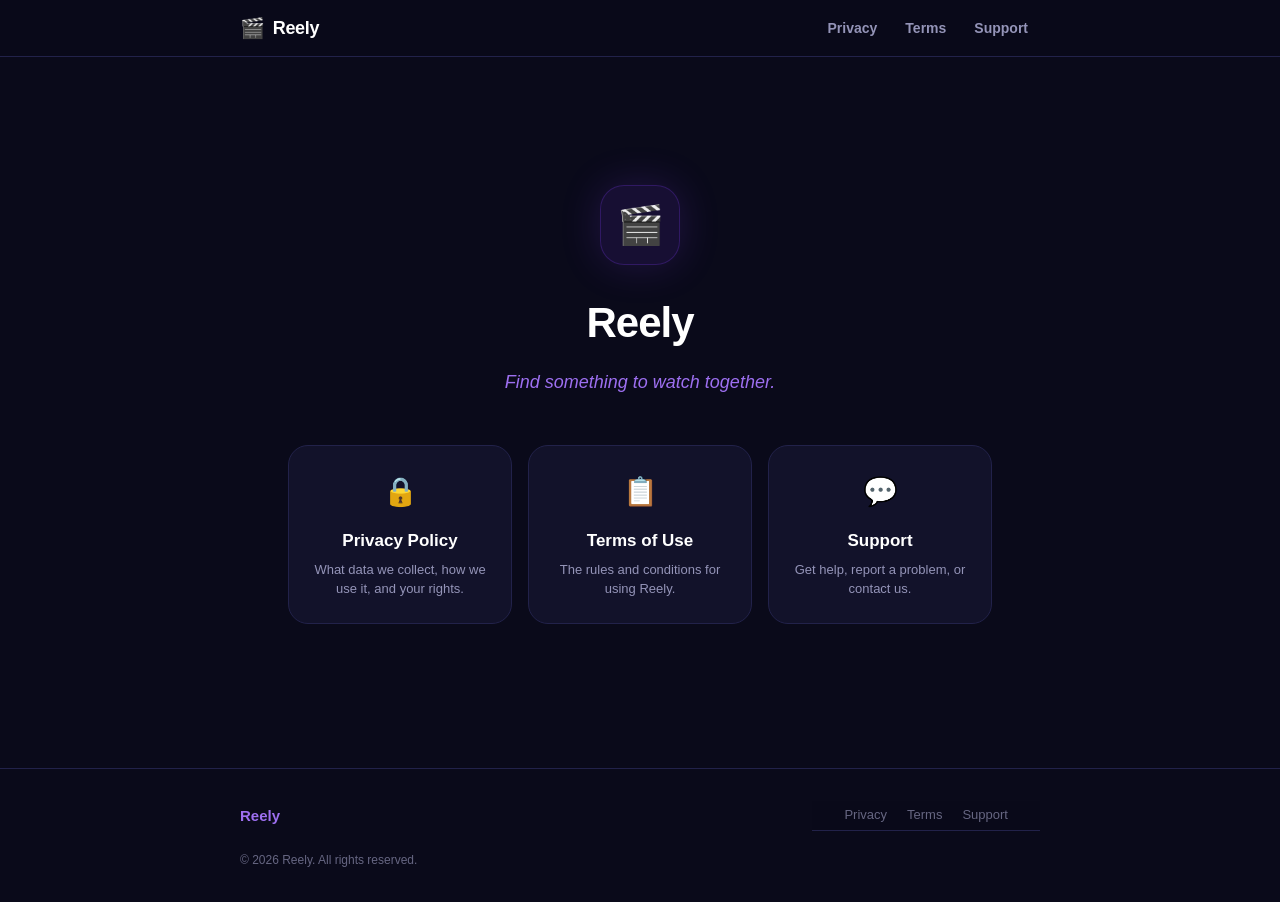
<file: index.html>
<!DOCTYPE html>
<html lang="en">
<head>
  <meta charset="UTF-8" />
  <meta name="viewport" content="width=device-width, initial-scale=1.0" />
  <title>Reely — Legal & Support</title>
  <link rel="stylesheet" href="styles.css" />
  <script src="config.js"></script>
</head>
<body>

  <nav>
    <div class="nav-inner">
      <a class="nav-brand" href="index.html">
        <span class="nav-brand-emoji">🎬</span>
        <span id="nav-app-name">Reely</span>
      </a>
      <ul class="nav-links">
        <li><a href="privacy.html">Privacy</a></li>
        <li><a href="terms.html">Terms</a></li>
        <li><a href="support.html">Support</a></li>
      </ul>
    </div>
  </nav>

  <div class="page">
    <div class="hero">
      <div class="hero-logo">🎬</div>
      <h1 class="hero-title" id="hero-title">Reely</h1>
      <p class="hero-tagline" id="hero-tagline">Find something to watch together.</p>

      <div class="card-grid">
        <a class="nav-card" href="privacy.html">
          <div class="nav-card-emoji">🔒</div>
          <div class="nav-card-title">Privacy Policy</div>
          <div class="nav-card-desc">What data we collect, how we use it, and your rights.</div>
        </a>
        <a class="nav-card" href="terms.html">
          <div class="nav-card-emoji">📋</div>
          <div class="nav-card-title">Terms of Use</div>
          <div class="nav-card-desc">The rules and conditions for using Reely.</div>
        </a>
        <a class="nav-card" href="support.html">
          <div class="nav-card-emoji">💬</div>
          <div class="nav-card-title">Support</div>
          <div class="nav-card-desc">Get help, report a problem, or contact us.</div>
        </a>
      </div>
    </div>
  </div>

  <footer>
    <div class="footer-inner">
      <div class="footer-brand"><span id="footer-app-name">Reely</span></div>
      <nav class="footer-links">
        <a href="privacy.html">Privacy</a>
        <a href="terms.html">Terms</a>
        <a href="support.html">Support</a>
      </nav>
      <p class="footer-copy" id="footer-copy">© 2026 Reely. All rights reserved.</p>
    </div>
  </footer>

  <script>
    const r = window.REELY;
    document.title = r.APP_NAME + ' — Legal & Support';
    document.getElementById('nav-app-name').textContent  = r.APP_NAME;
    document.getElementById('hero-title').textContent    = r.APP_NAME;
    document.getElementById('hero-tagline').textContent  = r.TAGLINE;
    document.getElementById('footer-app-name').textContent = r.APP_NAME;
    document.getElementById('footer-copy').textContent =
      '© ' + new Date().getFullYear() + ' ' + r.APP_NAME + '. All rights reserved.';
  </script>
</body>
</html>
</file>
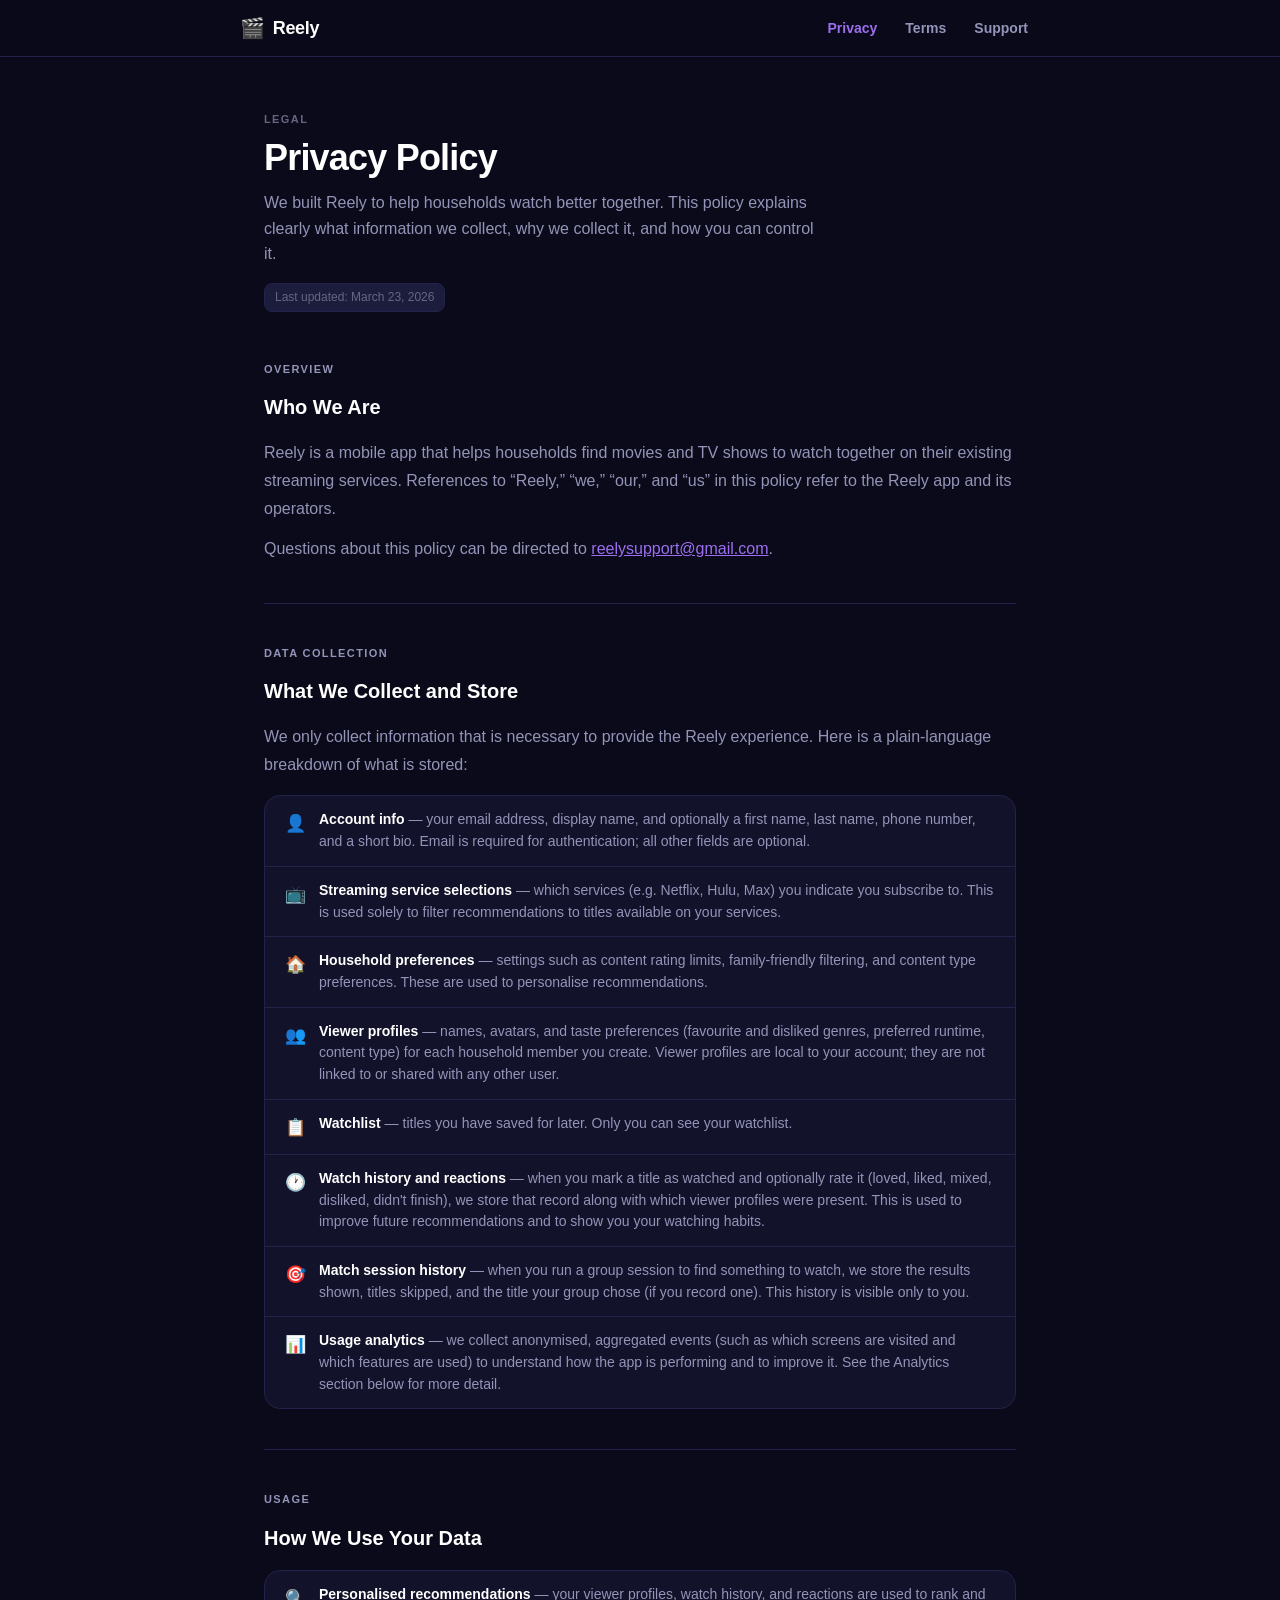
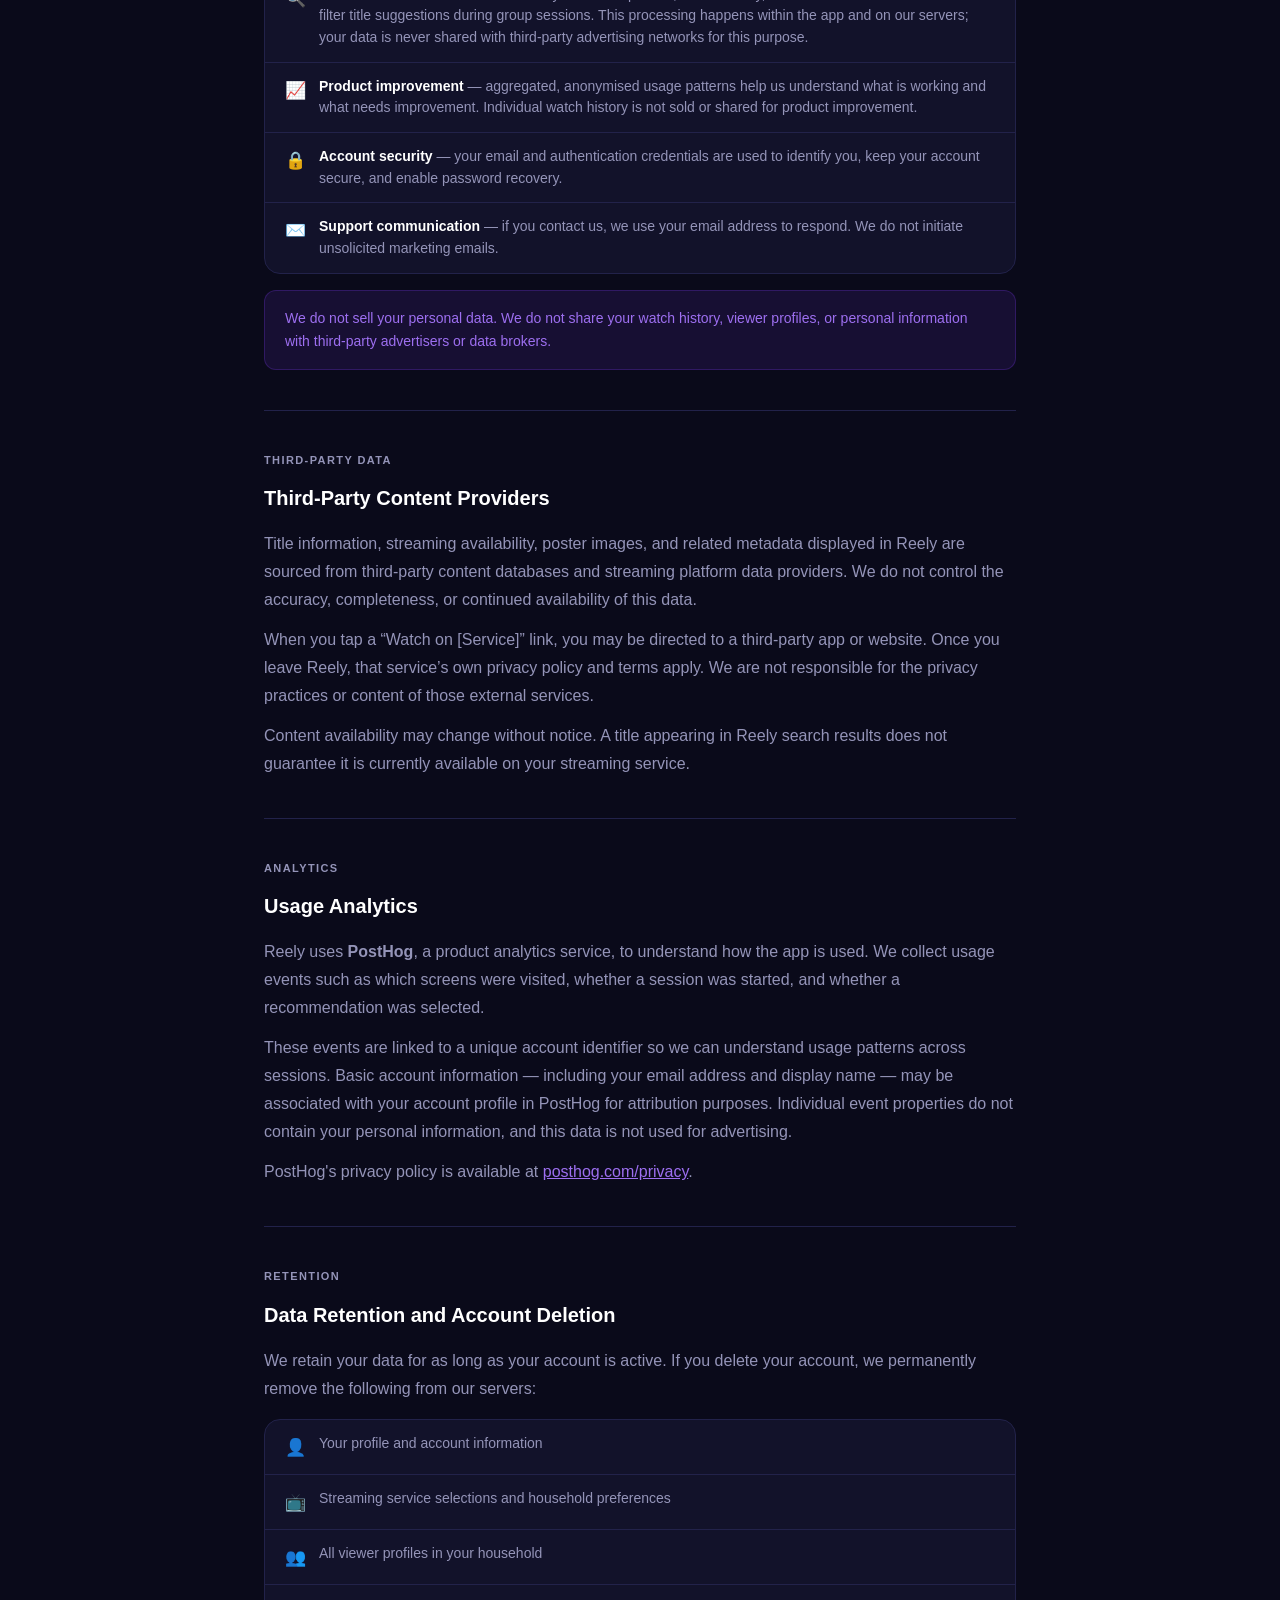
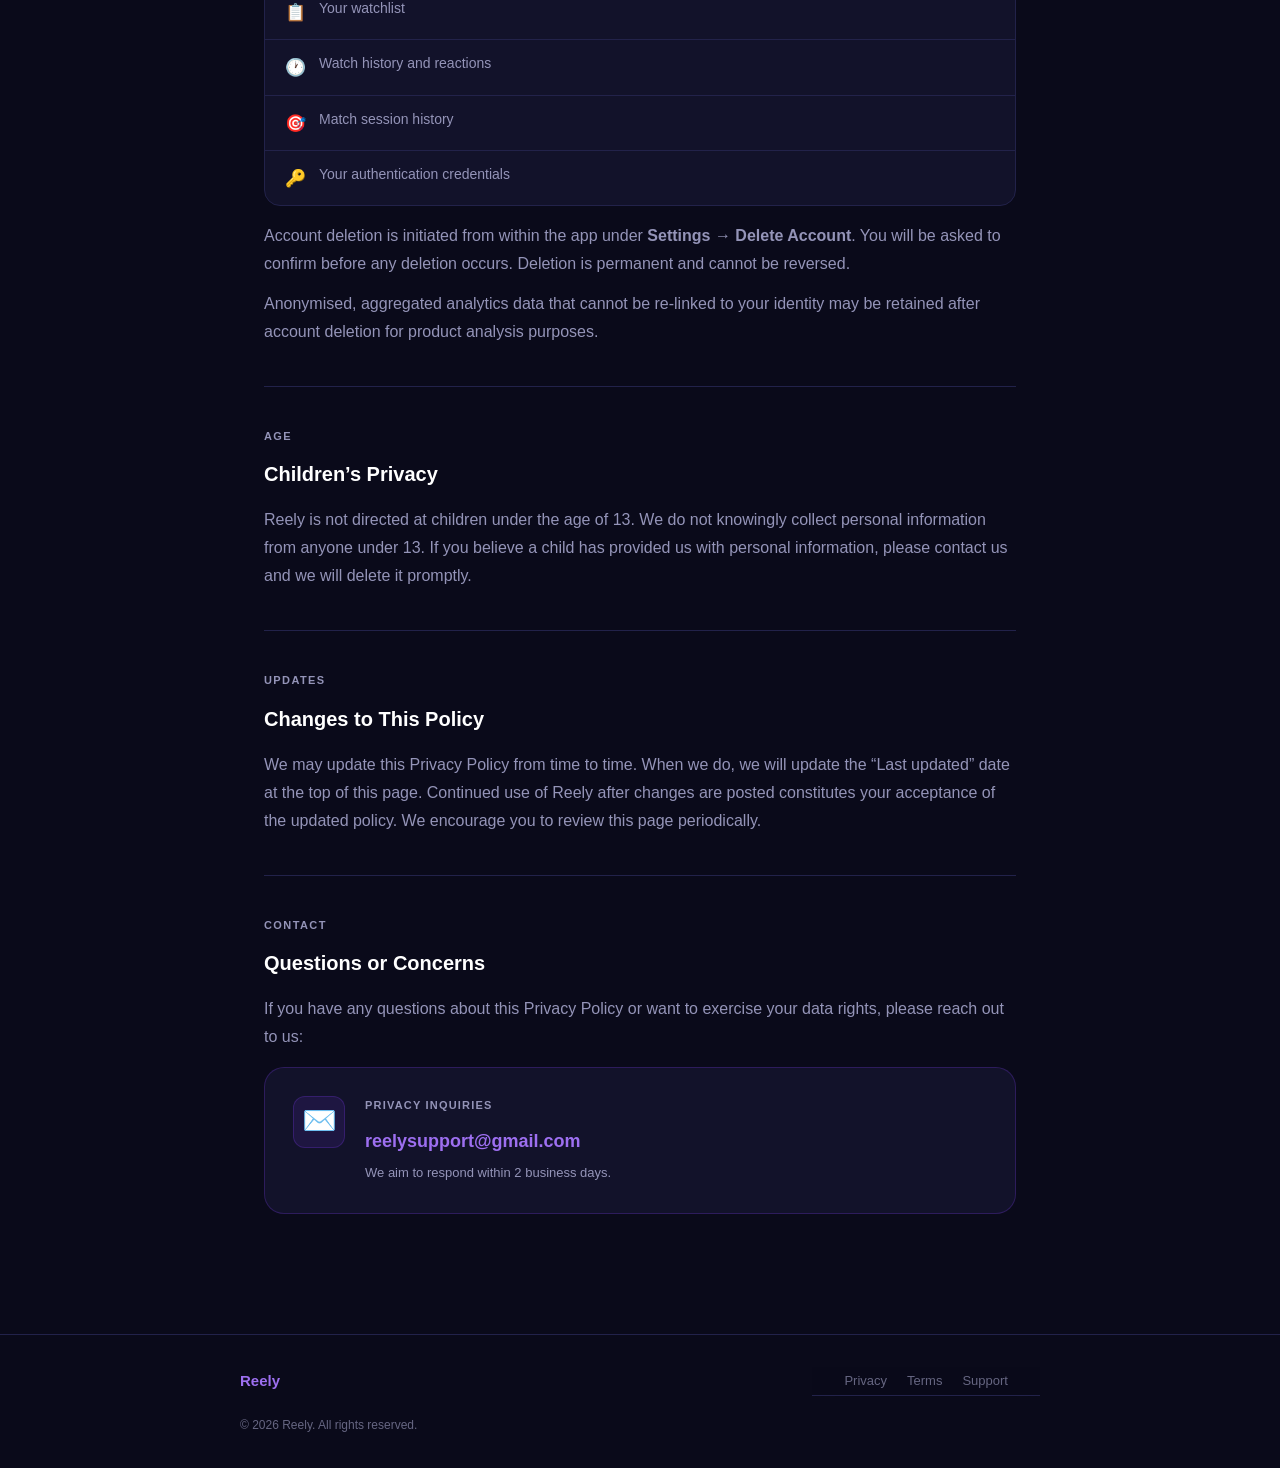
<file: privacy.html>
<!DOCTYPE html>
<html lang="en">
<head>
  <meta charset="UTF-8" />
  <meta name="viewport" content="width=device-width, initial-scale=1.0" />
  <title>Privacy Policy — Reely</title>
  <link rel="stylesheet" href="styles.css" />
  <script src="config.js"></script>
</head>
<body>

  <nav>
    <div class="nav-inner">
      <a class="nav-brand" href="index.html">
        <span class="nav-brand-emoji">🎬</span>
        <span id="nav-app-name">Reely</span>
      </a>
      <ul class="nav-links">
        <li><a href="privacy.html" class="active">Privacy</a></li>
        <li><a href="terms.html">Terms</a></li>
        <li><a href="support.html">Support</a></li>
      </ul>
    </div>
  </nav>

  <main class="page">

    <header class="page-header">
      <span class="page-label">Legal</span>
      <h1 class="page-title">Privacy Policy</h1>
      <p class="page-subtitle">
        We built Reely to help households watch better together. This policy explains clearly
        what information we collect, why we collect it, and how you can control it.
      </p>
      <span class="last-updated">Last updated: <span id="last-updated">March 23, 2026</span></span>
    </header>

    <!-- 1. Who We Are -->
    <section class="section">
      <p class="section-label">Overview</p>
      <h2 class="section-title">Who We Are</h2>
      <p>
        <span id="app-name-1">Reely</span> is a mobile app that helps households find movies
        and TV shows to watch together on their existing streaming services. References to
        &ldquo;Reely,&rdquo; &ldquo;we,&rdquo; &ldquo;our,&rdquo; and &ldquo;us&rdquo; in
        this policy refer to the Reely app and its operators.
      </p>
      <p>
        Questions about this policy can be directed to
        <a id="contact-email-1" href="mailto:reelysupport@gmail.com" style="color:var(--accent-soft)">reelysupport@gmail.com</a>.
      </p>
    </section>

    <hr class="divider" />

    <!-- 2. What We Collect -->
    <section class="section">
      <p class="section-label">Data Collection</p>
      <h2 class="section-title">What We Collect and Store</h2>
      <p>
        We only collect information that is necessary to provide the Reely experience.
        Here is a plain-language breakdown of what is stored:
      </p>

      <ul class="data-list">
        <li>
          <span class="data-icon">👤</span>
          <span class="data-text">
            <strong>Account info</strong> — your email address, display name, and optionally
            a first name, last name, phone number, and a short bio. Email is required for
            authentication; all other fields are optional.
          </span>
        </li>
        <li>
          <span class="data-icon">📺</span>
          <span class="data-text">
            <strong>Streaming service selections</strong> — which services (e.g. Netflix,
            Hulu, Max) you indicate you subscribe to. This is used solely to filter
            recommendations to titles available on your services.
          </span>
        </li>
        <li>
          <span class="data-icon">🏠</span>
          <span class="data-text">
            <strong>Household preferences</strong> — settings such as content rating limits,
            family-friendly filtering, and content type preferences. These are used to
            personalise recommendations.
          </span>
        </li>
        <li>
          <span class="data-icon">👥</span>
          <span class="data-text">
            <strong>Viewer profiles</strong> — names, avatars, and taste preferences (favourite
            and disliked genres, preferred runtime, content type) for each household member
            you create. Viewer profiles are local to your account; they are not linked to or
            shared with any other user.
          </span>
        </li>
        <li>
          <span class="data-icon">📋</span>
          <span class="data-text">
            <strong>Watchlist</strong> — titles you have saved for later. Only you can see
            your watchlist.
          </span>
        </li>
        <li>
          <span class="data-icon">🕐</span>
          <span class="data-text">
            <strong>Watch history and reactions</strong> — when you mark a title as watched
            and optionally rate it (loved, liked, mixed, disliked, didn't finish), we store
            that record along with which viewer profiles were present. This is used to improve
            future recommendations and to show you your watching habits.
          </span>
        </li>
        <li>
          <span class="data-icon">🎯</span>
          <span class="data-text">
            <strong>Match session history</strong> — when you run a group session to find
            something to watch, we store the results shown, titles skipped, and the title
            your group chose (if you record one). This history is visible only to you.
          </span>
        </li>
        <li>
          <span class="data-icon">📊</span>
          <span class="data-text">
            <strong>Usage analytics</strong> — we collect anonymised, aggregated events
            (such as which screens are visited and which features are used) to understand
            how the app is performing and to improve it. See the Analytics section below for
            more detail.
          </span>
        </li>
      </ul>
    </section>

    <hr class="divider" />

    <!-- 3. How We Use Your Data -->
    <section class="section">
      <p class="section-label">Usage</p>
      <h2 class="section-title">How We Use Your Data</h2>

      <ul class="data-list">
        <li>
          <span class="data-icon">🔍</span>
          <span class="data-text">
            <strong>Personalised recommendations</strong> — your viewer profiles, watch history,
            and reactions are used to rank and filter title suggestions during group sessions.
            This processing happens within the app and on our servers; your data is never
            shared with third-party advertising networks for this purpose.
          </span>
        </li>
        <li>
          <span class="data-icon">📈</span>
          <span class="data-text">
            <strong>Product improvement</strong> — aggregated, anonymised usage patterns help
            us understand what is working and what needs improvement. Individual watch history
            is not sold or shared for product improvement.
          </span>
        </li>
        <li>
          <span class="data-icon">🔒</span>
          <span class="data-text">
            <strong>Account security</strong> — your email and authentication credentials are
            used to identify you, keep your account secure, and enable password recovery.
          </span>
        </li>
        <li>
          <span class="data-icon">✉️</span>
          <span class="data-text">
            <strong>Support communication</strong> — if you contact us, we use your email
            address to respond. We do not initiate unsolicited marketing emails.
          </span>
        </li>
      </ul>

      <div class="note-card">
        We do not sell your personal data. We do not share your watch history, viewer profiles,
        or personal information with third-party advertisers or data brokers.
      </div>
    </section>

    <hr class="divider" />

    <!-- 4. Third-Party Content Providers -->
    <section class="section">
      <p class="section-label">Third-Party Data</p>
      <h2 class="section-title">Third-Party Content Providers</h2>
      <p>
        Title information, streaming availability, poster images, and related metadata
        displayed in Reely are sourced from third-party content databases and streaming
        platform data providers. We do not control the accuracy, completeness, or
        continued availability of this data.
      </p>
      <p>
        When you tap a &ldquo;Watch on [Service]&rdquo; link, you may be directed to a
        third-party app or website. Once you leave Reely, that service&rsquo;s own privacy
        policy and terms apply. We are not responsible for the privacy practices or content
        of those external services.
      </p>
      <p>
        Content availability may change without notice. A title appearing in Reely search
        results does not guarantee it is currently available on your streaming service.
      </p>
    </section>

    <hr class="divider" />

    <!-- 5. Analytics -->
    <section class="section">
      <p class="section-label">Analytics</p>
      <h2 class="section-title">Usage Analytics</h2>
      <p>
        Reely uses <strong>PostHog</strong>, a product analytics service, to understand
        how the app is used. We collect usage events such as which screens were visited,
        whether a session was started, and whether a recommendation was selected.
      </p>
      <p>
        These events are linked to a unique account identifier so we can understand
        usage patterns across sessions. Basic account information &mdash; including your
        email address and display name &mdash; may be associated with your account profile
        in PostHog for attribution purposes. Individual event properties do not contain
        your personal information, and this data is not used for advertising.
      </p>
      <p>
        PostHog's privacy policy is available at
        <a href="https://posthog.com/privacy" target="_blank" rel="noopener"
           style="color:var(--accent-soft)">posthog.com/privacy</a>.
      </p>
    </section>

    <hr class="divider" />

    <!-- 6. Data Retention & Deletion -->
    <section class="section">
      <p class="section-label">Retention</p>
      <h2 class="section-title">Data Retention and Account Deletion</h2>
      <p>
        We retain your data for as long as your account is active. If you delete your
        account, we permanently remove the following from our servers:
      </p>

      <ul class="data-list">
        <li><span class="data-icon">👤</span><span class="data-text">Your profile and account information</span></li>
        <li><span class="data-icon">📺</span><span class="data-text">Streaming service selections and household preferences</span></li>
        <li><span class="data-icon">👥</span><span class="data-text">All viewer profiles in your household</span></li>
        <li><span class="data-icon">📋</span><span class="data-text">Your watchlist</span></li>
        <li><span class="data-icon">🕐</span><span class="data-text">Watch history and reactions</span></li>
        <li><span class="data-icon">🎯</span><span class="data-text">Match session history</span></li>
        <li><span class="data-icon">🔑</span><span class="data-text">Your authentication credentials</span></li>
      </ul>

      <p style="margin-top:16px">
        Account deletion is initiated from within the app under
        <strong>Settings → Delete Account</strong>. You will be asked to confirm before
        any deletion occurs. Deletion is permanent and cannot be reversed.
      </p>
      <p>
        Anonymised, aggregated analytics data that cannot be re-linked to your identity
        may be retained after account deletion for product analysis purposes.
      </p>
    </section>

    <hr class="divider" />

    <!-- 7. Children's Privacy -->
    <section class="section">
      <p class="section-label">Age</p>
      <h2 class="section-title">Children&rsquo;s Privacy</h2>
      <p>
        Reely is not directed at children under the age of 13. We do not knowingly collect
        personal information from anyone under 13. If you believe a child has provided us
        with personal information, please contact us and we will delete it promptly.
      </p>
    </section>

    <hr class="divider" />

    <!-- 8. Changes -->
    <section class="section">
      <p class="section-label">Updates</p>
      <h2 class="section-title">Changes to This Policy</h2>
      <p>
        We may update this Privacy Policy from time to time. When we do, we will update
        the &ldquo;Last updated&rdquo; date at the top of this page. Continued use of Reely
        after changes are posted constitutes your acceptance of the updated policy.
        We encourage you to review this page periodically.
      </p>
    </section>

    <hr class="divider" />

    <!-- 9. Contact -->
    <section class="section">
      <p class="section-label">Contact</p>
      <h2 class="section-title">Questions or Concerns</h2>
      <p>
        If you have any questions about this Privacy Policy or want to exercise your
        data rights, please reach out to us:
      </p>
      <div class="contact-card">
        <div class="contact-icon">✉️</div>
        <div class="contact-body">
          <p class="contact-label">Privacy inquiries</p>
          <a class="contact-email" id="contact-email-2" href="mailto:reelysupport@gmail.com">reelysupport@gmail.com</a>
          <p class="contact-note">We aim to respond within 2 business days.</p>
        </div>
      </div>
    </section>

  </main>

  <footer>
    <div class="footer-inner">
      <div class="footer-brand"><span id="footer-app-name">Reely</span></div>
      <nav class="footer-links">
        <a href="privacy.html">Privacy</a>
        <a href="terms.html">Terms</a>
        <a href="support.html">Support</a>
      </nav>
      <p class="footer-copy" id="footer-copy"></p>
    </div>
  </footer>

  <script>
    const r = window.REELY;
    document.title = 'Privacy Policy — ' + r.APP_NAME;
    document.getElementById('nav-app-name').textContent  = r.APP_NAME;
    document.getElementById('app-name-1').textContent    = r.APP_NAME;
    document.getElementById('last-updated').textContent  = r.LAST_UPDATED_DATE;
    document.getElementById('footer-app-name').textContent = r.APP_NAME;
    document.getElementById('footer-copy').textContent   =
      '© ' + new Date().getFullYear() + ' ' + r.APP_NAME + '. All rights reserved.';

    const email = r.SUPPORT_EMAIL;
    ['contact-email-1','contact-email-2'].forEach(function(id) {
      var el = document.getElementById(id);
      el.href        = 'mailto:' + email;
      el.textContent = email;
    });
  </script>
</body>
</html>
</file>
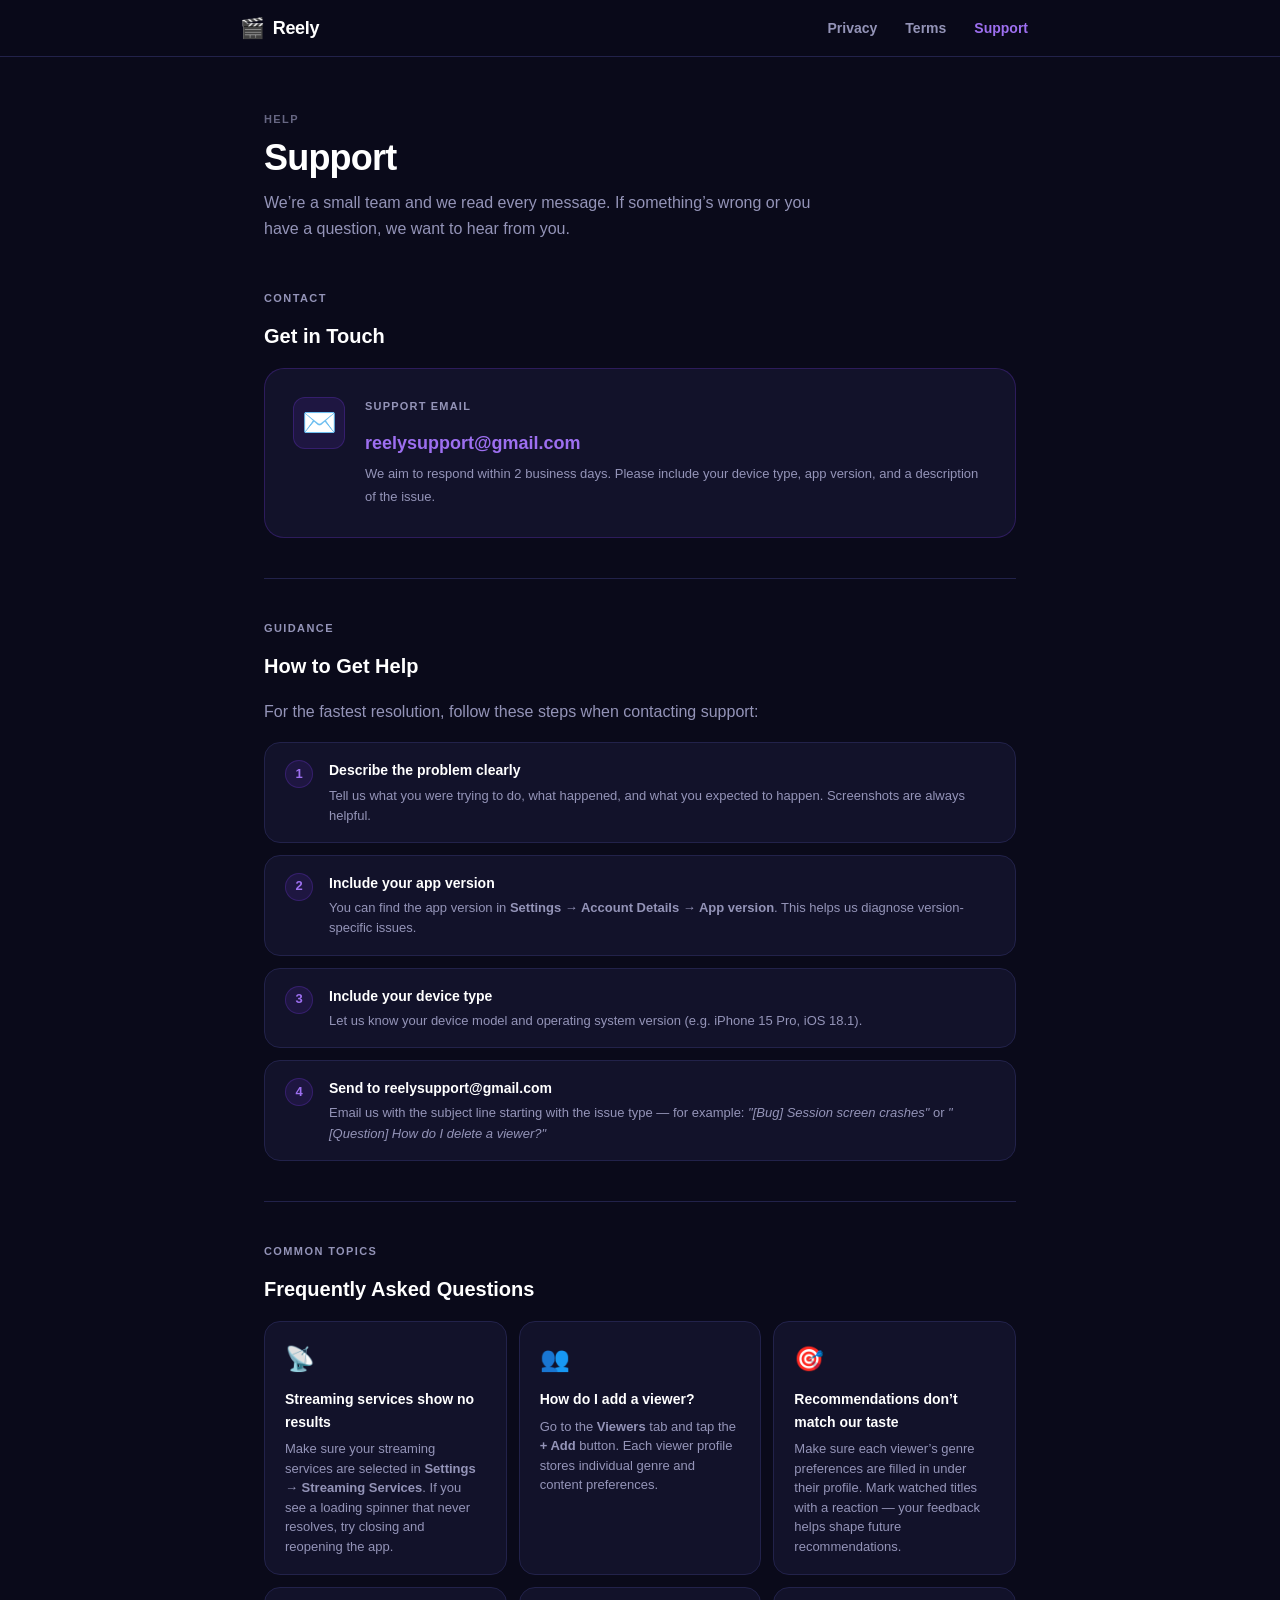
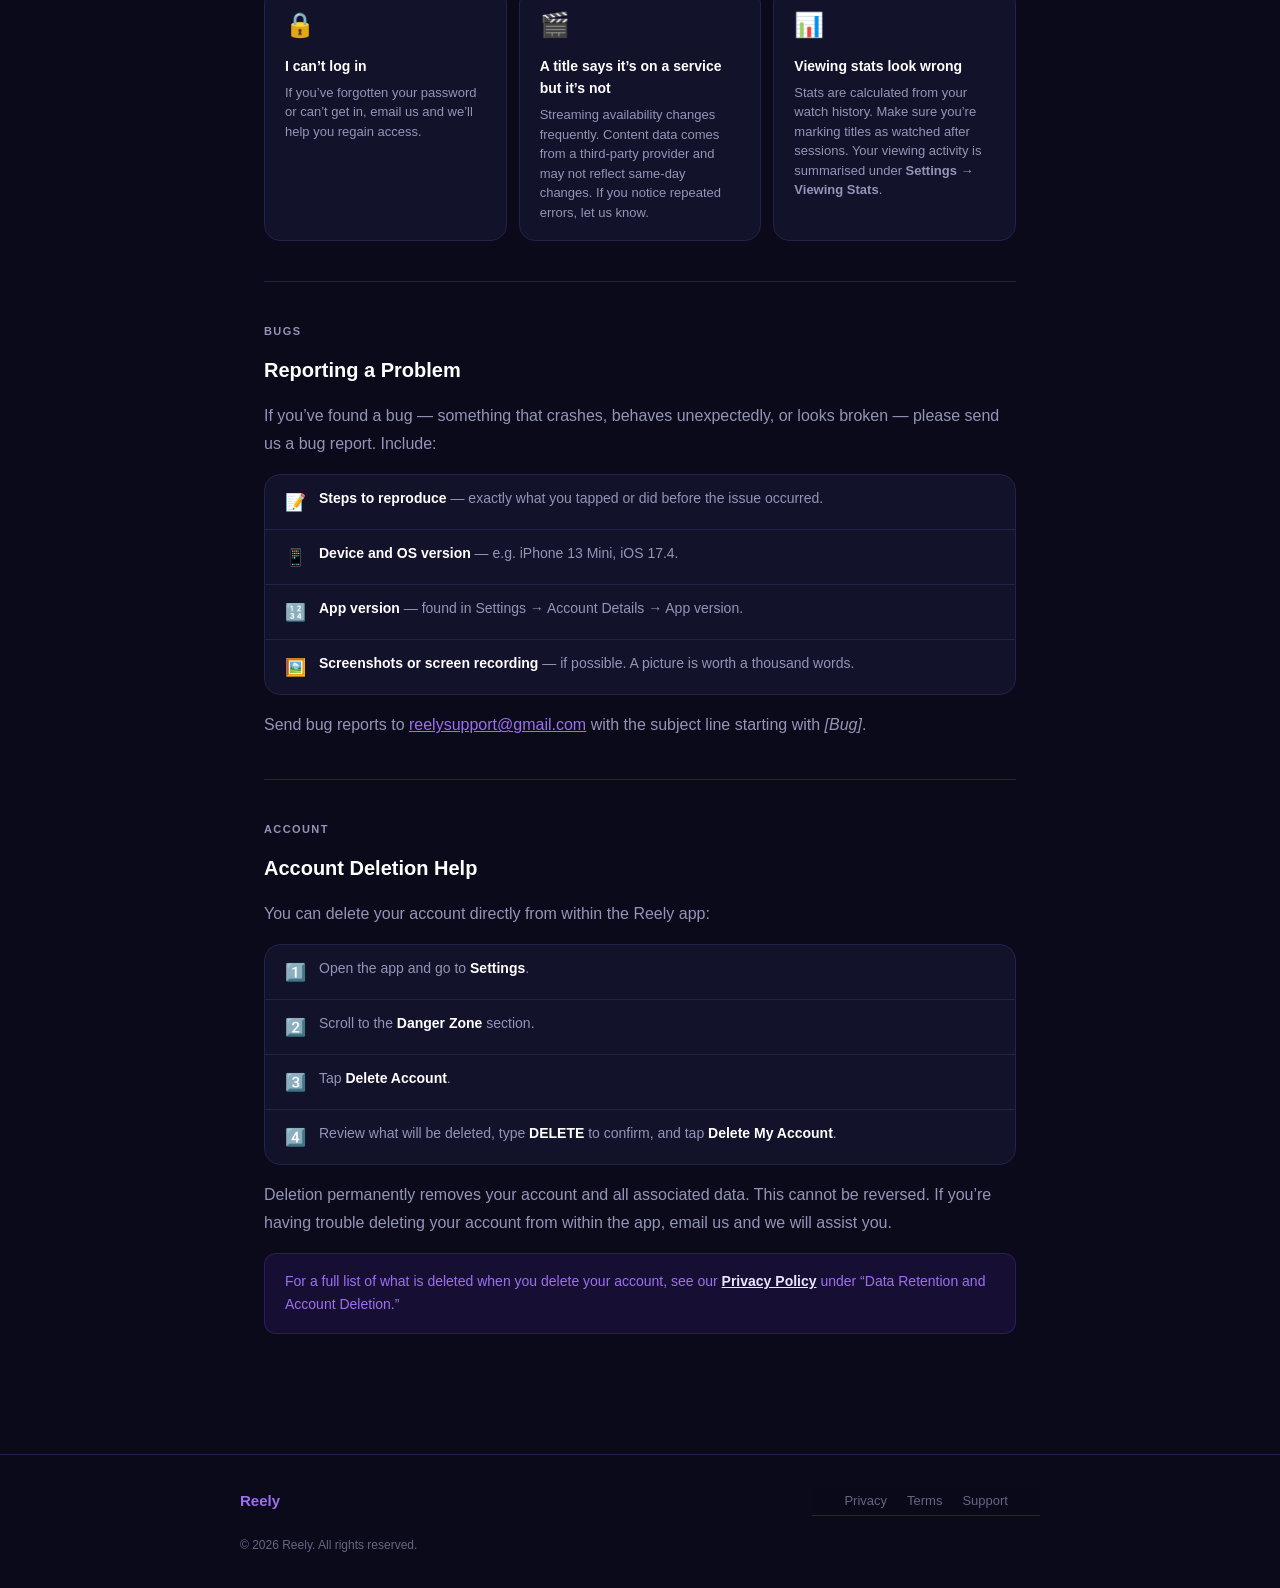
<file: support.html>
<!DOCTYPE html>
<html lang="en">
<head>
  <meta charset="UTF-8" />
  <meta name="viewport" content="width=device-width, initial-scale=1.0" />
  <title>Support — Reely</title>
  <link rel="stylesheet" href="styles.css" />
  <script src="config.js"></script>
  <style>
    /* Support-page-specific additions */
    .step-list {
      display:        flex;
      flex-direction: column;
      gap:            12px;
      margin-top:     16px;
    }

    .step {
      display:       flex;
      gap:           16px;
      align-items:   flex-start;
      background:    var(--card);
      border:        1px solid var(--border);
      border-radius: var(--radius-lg);
      padding:       16px 20px;
    }

    .step-num {
      width:           28px;
      height:          28px;
      border-radius:   50%;
      background:      var(--accent-dim);
      border:          1px solid var(--accent-border);
      color:           var(--accent-soft);
      font-weight:     800;
      font-size:       13px;
      display:         flex;
      align-items:     center;
      justify-content: center;
      flex-shrink:     0;
      margin-top:      1px;
    }

    .step-body { flex: 1; }
    .step-title { font-size: 14px; font-weight: 700; color: var(--text); margin-bottom: 4px; }
    .step-desc  { font-size: 13px; color: var(--text-dim); line-height: 1.55; }

    .topic-grid {
      display:               grid;
      grid-template-columns: repeat(auto-fit, minmax(200px, 1fr));
      gap:                   12px;
      margin-top:            16px;
    }

    .topic-card {
      background:     var(--card);
      border:         1px solid var(--border);
      border-radius:  var(--radius-lg);
      padding:        18px 20px;
    }

    .topic-icon  { font-size: 24px; margin-bottom: 10px; }
    .topic-title { font-size: 14px; font-weight: 700; color: var(--text); margin-bottom: 6px; }
    .topic-desc  { font-size: 13px; color: var(--text-dim); line-height: 1.5; }
    .topic-desc a { color: var(--accent-soft); text-decoration: none; }
    .topic-desc a:hover { color: var(--accent-pale); }
  </style>
</head>
<body>

  <nav>
    <div class="nav-inner">
      <a class="nav-brand" href="index.html">
        <span class="nav-brand-emoji">🎬</span>
        <span id="nav-app-name">Reely</span>
      </a>
      <ul class="nav-links">
        <li><a href="privacy.html">Privacy</a></li>
        <li><a href="terms.html">Terms</a></li>
        <li><a href="support.html" class="active">Support</a></li>
      </ul>
    </div>
  </nav>

  <main class="page">

    <header class="page-header">
      <span class="page-label">Help</span>
      <h1 class="page-title">Support</h1>
      <p class="page-subtitle">
        We&rsquo;re a small team and we read every message. If something&rsquo;s wrong or
        you have a question, we want to hear from you.
      </p>
    </header>

    <!-- Primary contact -->
    <section class="section">
      <p class="section-label">Contact</p>
      <h2 class="section-title">Get in Touch</h2>
      <div class="contact-card">
        <div class="contact-icon">✉️</div>
        <div class="contact-body">
          <p class="contact-label">Support email</p>
          <a class="contact-email" id="contact-email-main" href="mailto:reelysupport@gmail.com">reelysupport@gmail.com</a>
          <p class="contact-note">
            We aim to respond within 2 business days. Please include your device type,
            app version, and a description of the issue.
          </p>
        </div>
      </div>
    </section>

    <hr class="divider" />

    <!-- How to get help -->
    <section class="section">
      <p class="section-label">Guidance</p>
      <h2 class="section-title">How to Get Help</h2>
      <p>
        For the fastest resolution, follow these steps when contacting support:
      </p>
      <div class="step-list">
        <div class="step">
          <div class="step-num">1</div>
          <div class="step-body">
            <div class="step-title">Describe the problem clearly</div>
            <div class="step-desc">
              Tell us what you were trying to do, what happened, and what you expected to happen.
              Screenshots are always helpful.
            </div>
          </div>
        </div>
        <div class="step">
          <div class="step-num">2</div>
          <div class="step-body">
            <div class="step-title">Include your app version</div>
            <div class="step-desc">
              You can find the app version in <strong>Settings → Account Details → App version</strong>.
              This helps us diagnose version-specific issues.
            </div>
          </div>
        </div>
        <div class="step">
          <div class="step-num">3</div>
          <div class="step-body">
            <div class="step-title">Include your device type</div>
            <div class="step-desc">
              Let us know your device model and operating system version
              (e.g. iPhone 15 Pro, iOS 18.1).
            </div>
          </div>
        </div>
        <div class="step">
          <div class="step-num">4</div>
          <div class="step-body">
            <div class="step-title">Send to <span id="contact-email-step">reelysupport@gmail.com</span></div>
            <div class="step-desc">
              Email us with the subject line starting with the issue type — for example:
              <em>"[Bug] Session screen crashes"</em> or <em>"[Question] How do I delete a viewer?"</em>
            </div>
          </div>
        </div>
      </div>
    </section>

    <hr class="divider" />

    <!-- Common topics -->
    <section class="section">
      <p class="section-label">Common Topics</p>
      <h2 class="section-title">Frequently Asked Questions</h2>

      <div class="topic-grid">
        <div class="topic-card">
          <div class="topic-icon">📡</div>
          <div class="topic-title">Streaming services show no results</div>
          <div class="topic-desc">
            Make sure your streaming services are selected in <strong>Settings → Streaming Services</strong>.
            If you see a loading spinner that never resolves, try closing and reopening the app.
          </div>
        </div>
        <div class="topic-card">
          <div class="topic-icon">👥</div>
          <div class="topic-title">How do I add a viewer?</div>
          <div class="topic-desc">
            Go to the <strong>Viewers</strong> tab and tap the <strong>+ Add</strong> button.
            Each viewer profile stores individual genre and content preferences.
          </div>
        </div>
        <div class="topic-card">
          <div class="topic-icon">🎯</div>
          <div class="topic-title">Recommendations don&rsquo;t match our taste</div>
          <div class="topic-desc">
            Make sure each viewer&rsquo;s genre preferences are filled in under their profile.
            Mark watched titles with a reaction &mdash; your feedback helps shape future recommendations.
          </div>
        </div>
        <div class="topic-card">
          <div class="topic-icon">🔒</div>
          <div class="topic-title">I can&rsquo;t log in</div>
          <div class="topic-desc">
            If you&rsquo;ve forgotten your password or can&rsquo;t get in,
            email us and we&rsquo;ll help you regain access.
          </div>
        </div>
        <div class="topic-card">
          <div class="topic-icon">🎬</div>
          <div class="topic-title">A title says it&rsquo;s on a service but it&rsquo;s not</div>
          <div class="topic-desc">
            Streaming availability changes frequently. Content data comes from a third-party provider
            and may not reflect same-day changes. If you notice repeated errors, let us know.
          </div>
        </div>
        <div class="topic-card">
          <div class="topic-icon">📊</div>
          <div class="topic-title">Viewing stats look wrong</div>
          <div class="topic-desc">
            Stats are calculated from your watch history. Make sure you&rsquo;re marking
            titles as watched after sessions. Your viewing activity is summarised under
            <strong>Settings → Viewing Stats</strong>.
          </div>
        </div>
      </div>
    </section>

    <hr class="divider" />

    <!-- Bug reports -->
    <section class="section">
      <p class="section-label">Bugs</p>
      <h2 class="section-title">Reporting a Problem</h2>
      <p>
        If you&rsquo;ve found a bug — something that crashes, behaves unexpectedly, or
        looks broken — please send us a bug report. Include:
      </p>
      <ul class="data-list">
        <li>
          <span class="data-icon">📝</span>
          <span class="data-text">
            <strong>Steps to reproduce</strong> — exactly what you tapped or did before the issue occurred.
          </span>
        </li>
        <li>
          <span class="data-icon">📱</span>
          <span class="data-text">
            <strong>Device and OS version</strong> — e.g. iPhone 13 Mini, iOS 17.4.
          </span>
        </li>
        <li>
          <span class="data-icon">🔢</span>
          <span class="data-text">
            <strong>App version</strong> — found in Settings → Account Details → App version.
          </span>
        </li>
        <li>
          <span class="data-icon">🖼️</span>
          <span class="data-text">
            <strong>Screenshots or screen recording</strong> — if possible. A picture is
            worth a thousand words.
          </span>
        </li>
      </ul>
      <p style="margin-top:16px">
        Send bug reports to <a id="contact-email-bug" href="mailto:reelysupport@gmail.com"
          style="color:var(--accent-soft)">reelysupport@gmail.com</a> with the subject line
        starting with <em>[Bug]</em>.
      </p>
    </section>

    <hr class="divider" />

    <!-- Account deletion -->
    <section class="section">
      <p class="section-label">Account</p>
      <h2 class="section-title">Account Deletion Help</h2>
      <p>
        You can delete your account directly from within the Reely app:
      </p>
      <ul class="data-list">
        <li>
          <span class="data-icon">1️⃣</span>
          <span class="data-text">Open the app and go to <strong>Settings</strong>.</span>
        </li>
        <li>
          <span class="data-icon">2️⃣</span>
          <span class="data-text">Scroll to the <strong>Danger Zone</strong> section.</span>
        </li>
        <li>
          <span class="data-icon">3️⃣</span>
          <span class="data-text">Tap <strong>Delete Account</strong>.</span>
        </li>
        <li>
          <span class="data-icon">4️⃣</span>
          <span class="data-text">
            Review what will be deleted, type <strong>DELETE</strong> to confirm,
            and tap <strong>Delete My Account</strong>.
          </span>
        </li>
      </ul>
      <p style="margin-top:16px">
        Deletion permanently removes your account and all associated data. This cannot be
        reversed. If you&rsquo;re having trouble deleting your account from within the app,
        email us and we will assist you.
      </p>
      <div class="note-card">
        For a full list of what is deleted when you delete your account, see our
        <a href="privacy.html" style="color:var(--accent-pale);font-weight:600">Privacy Policy</a>
        under &ldquo;Data Retention and Account Deletion.&rdquo;
      </div>
    </section>

  </main>

  <footer>
    <div class="footer-inner">
      <div class="footer-brand"><span id="footer-app-name">Reely</span></div>
      <nav class="footer-links">
        <a href="privacy.html">Privacy</a>
        <a href="terms.html">Terms</a>
        <a href="support.html">Support</a>
      </nav>
      <p class="footer-copy" id="footer-copy"></p>
    </div>
  </footer>

  <script>
    const r = window.REELY;
    document.title = 'Support — ' + r.APP_NAME;
    document.getElementById('nav-app-name').textContent    = r.APP_NAME;
    document.getElementById('footer-app-name').textContent = r.APP_NAME;
    document.getElementById('footer-copy').textContent     =
      '© ' + new Date().getFullYear() + ' ' + r.APP_NAME + '. All rights reserved.';

    const email = r.SUPPORT_EMAIL;
    document.getElementById('contact-email-step').textContent = email;

    ['contact-email-main','contact-email-bug'].forEach(function(id) {
      var el = document.getElementById(id);
      el.href        = 'mailto:' + email;
      el.textContent = email;
    });
  </script>
</body>
</html>
</file>
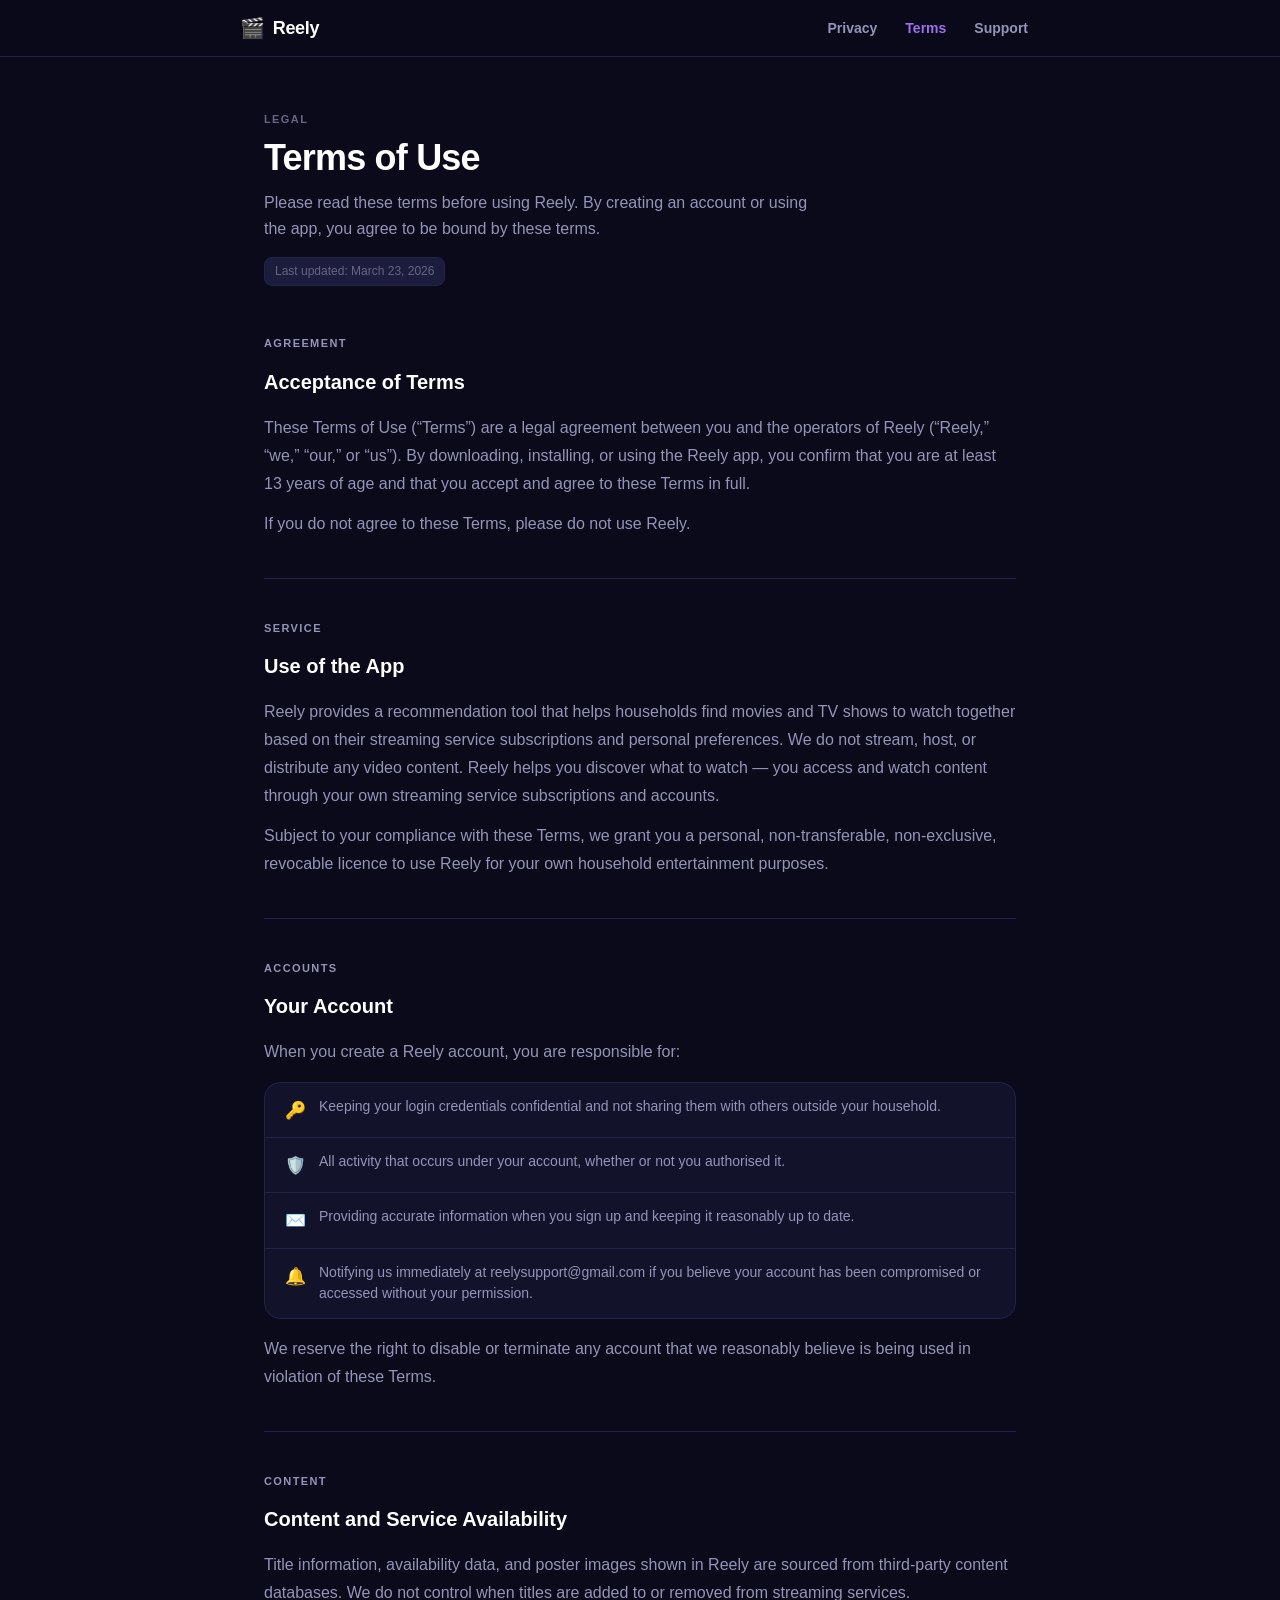
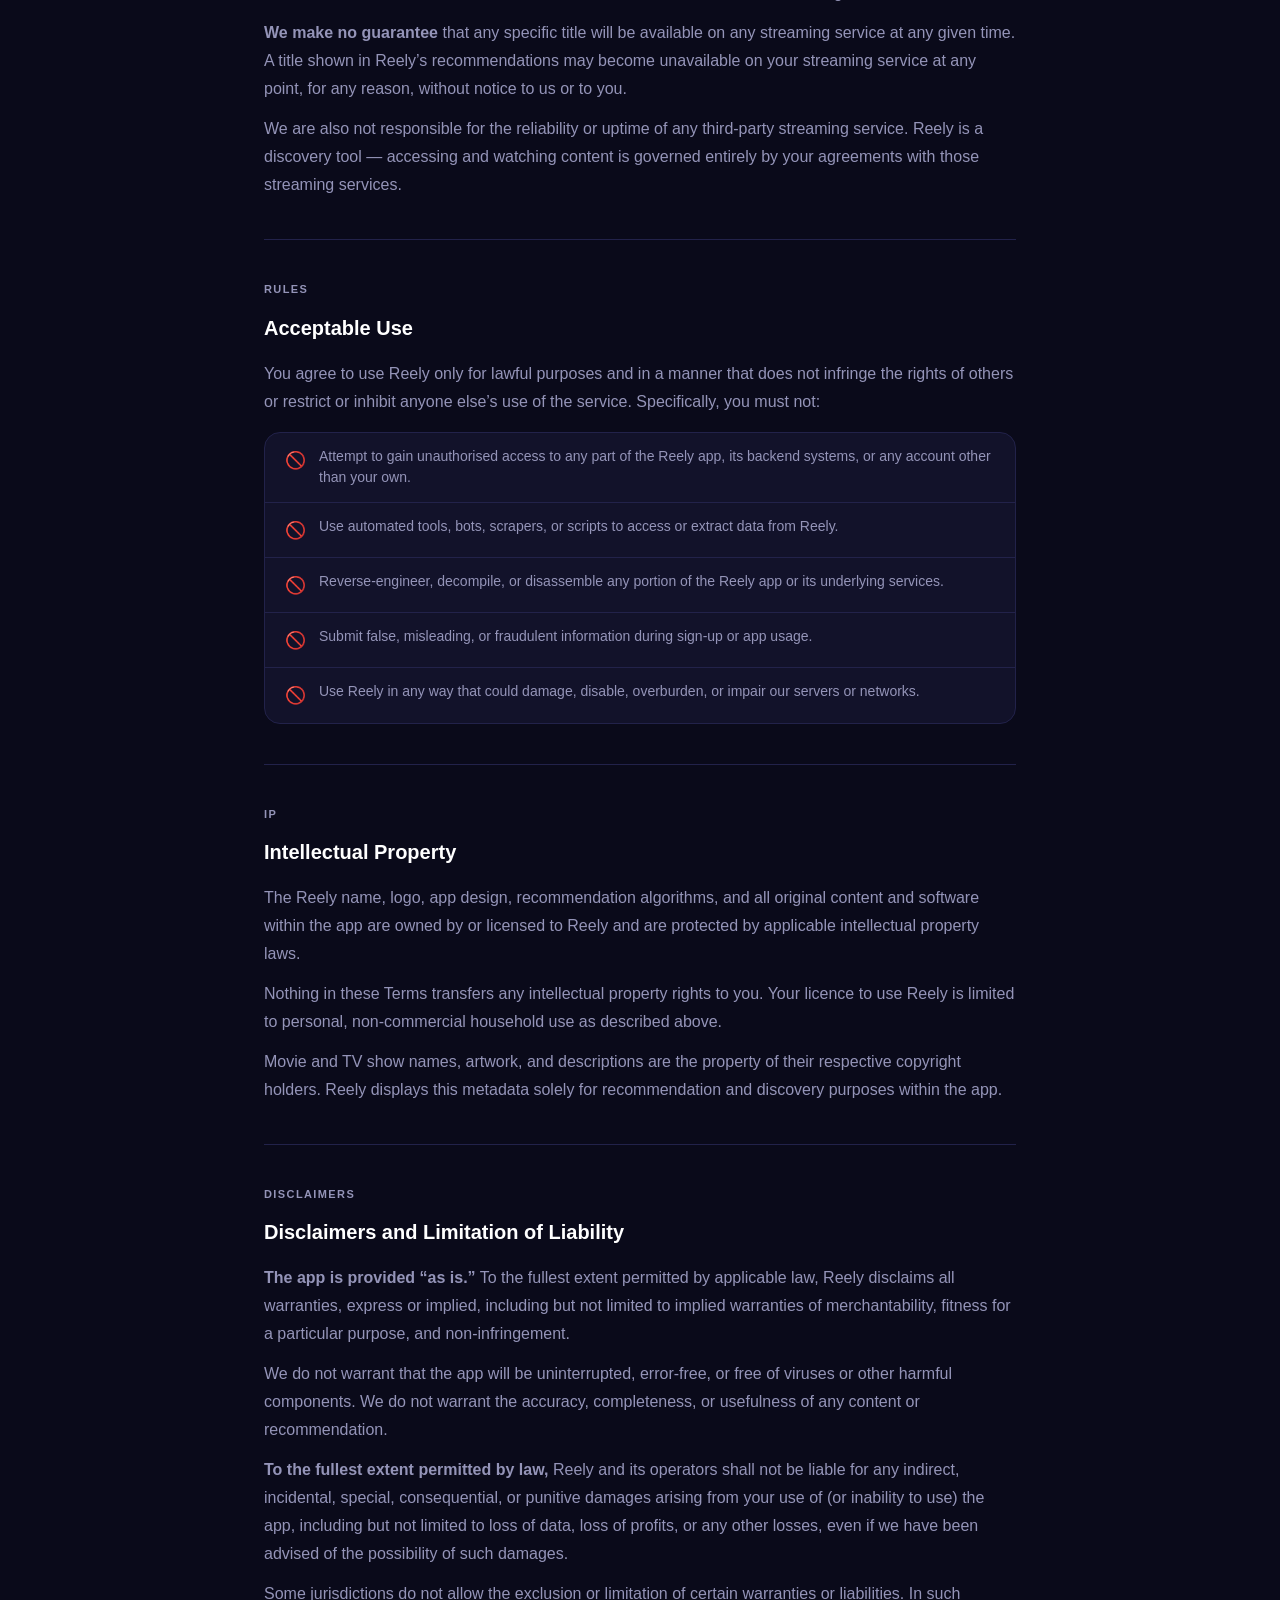
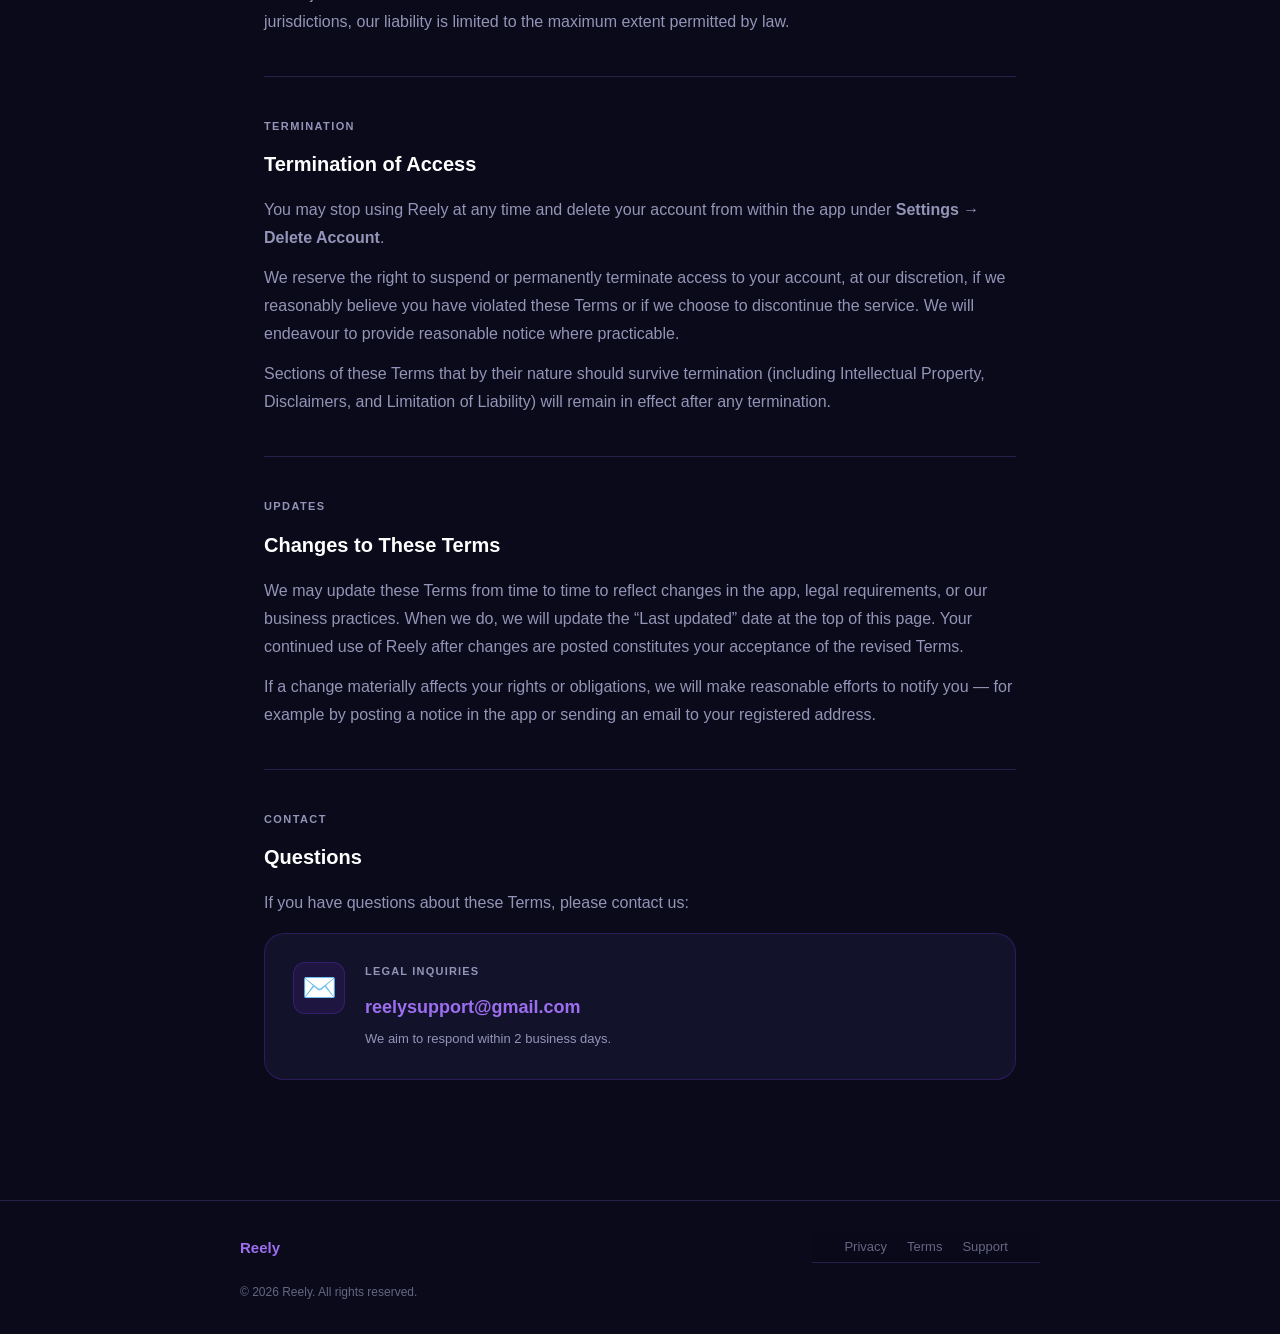
<file: terms.html>
<!DOCTYPE html>
<html lang="en">
<head>
  <meta charset="UTF-8" />
  <meta name="viewport" content="width=device-width, initial-scale=1.0" />
  <title>Terms of Use — Reely</title>
  <link rel="stylesheet" href="styles.css" />
  <script src="config.js"></script>
</head>
<body>

  <nav>
    <div class="nav-inner">
      <a class="nav-brand" href="index.html">
        <span class="nav-brand-emoji">🎬</span>
        <span id="nav-app-name">Reely</span>
      </a>
      <ul class="nav-links">
        <li><a href="privacy.html">Privacy</a></li>
        <li><a href="terms.html" class="active">Terms</a></li>
        <li><a href="support.html">Support</a></li>
      </ul>
    </div>
  </nav>

  <main class="page">

    <header class="page-header">
      <span class="page-label">Legal</span>
      <h1 class="page-title">Terms of Use</h1>
      <p class="page-subtitle">
        Please read these terms before using Reely. By creating an account or using the app,
        you agree to be bound by these terms.
      </p>
      <span class="last-updated">Last updated: <span id="last-updated">March 23, 2026</span></span>
    </header>

    <!-- 1. Acceptance -->
    <section class="section">
      <p class="section-label">Agreement</p>
      <h2 class="section-title">Acceptance of Terms</h2>
      <p>
        These Terms of Use (&ldquo;Terms&rdquo;) are a legal agreement between you and
        the operators of <span id="app-name-1">Reely</span> (&ldquo;Reely,&rdquo;
        &ldquo;we,&rdquo; &ldquo;our,&rdquo; or &ldquo;us&rdquo;). By downloading,
        installing, or using the Reely app, you confirm that you are at least 13 years
        of age and that you accept and agree to these Terms in full.
      </p>
      <p>
        If you do not agree to these Terms, please do not use Reely.
      </p>
    </section>

    <hr class="divider" />

    <!-- 2. Use of the Service -->
    <section class="section">
      <p class="section-label">Service</p>
      <h2 class="section-title">Use of the App</h2>
      <p>
        Reely provides a recommendation tool that helps households find movies and
        TV shows to watch together based on their streaming service subscriptions
        and personal preferences. We do not stream, host, or distribute any video content.
        Reely helps you discover what to watch — you access and watch content through your
        own streaming service subscriptions and accounts.
      </p>
      <p>
        Subject to your compliance with these Terms, we grant you a personal,
        non-transferable, non-exclusive, revocable licence to use Reely for your
        own household entertainment purposes.
      </p>
    </section>

    <hr class="divider" />

    <!-- 3. Account Responsibility -->
    <section class="section">
      <p class="section-label">Accounts</p>
      <h2 class="section-title">Your Account</h2>
      <p>
        When you create a Reely account, you are responsible for:
      </p>
      <ul class="data-list">
        <li>
          <span class="data-icon">🔑</span>
          <span class="data-text">
            Keeping your login credentials confidential and not sharing them with others
            outside your household.
          </span>
        </li>
        <li>
          <span class="data-icon">🛡️</span>
          <span class="data-text">
            All activity that occurs under your account, whether or not you authorised it.
          </span>
        </li>
        <li>
          <span class="data-icon">✉️</span>
          <span class="data-text">
            Providing accurate information when you sign up and keeping it reasonably up to date.
          </span>
        </li>
        <li>
          <span class="data-icon">🔔</span>
          <span class="data-text">
            Notifying us immediately at <span id="contact-email-inline">reelysupport@gmail.com</span> if
            you believe your account has been compromised or accessed without your permission.
          </span>
        </li>
      </ul>
      <p style="margin-top:16px">
        We reserve the right to disable or terminate any account that we reasonably believe
        is being used in violation of these Terms.
      </p>
    </section>

    <hr class="divider" />

    <!-- 4. Content Availability -->
    <section class="section">
      <p class="section-label">Content</p>
      <h2 class="section-title">Content and Service Availability</h2>
      <p>
        Title information, availability data, and poster images shown in Reely are sourced
        from third-party content databases. We do not control when titles are added to or
        removed from streaming services.
      </p>
      <p>
        <strong>We make no guarantee</strong> that any specific title will be available on
        any streaming service at any given time. A title shown in Reely&rsquo;s recommendations
        may become unavailable on your streaming service at any point, for any reason, without
        notice to us or to you.
      </p>
      <p>
        We are also not responsible for the reliability or uptime of any third-party streaming
        service. Reely is a discovery tool — accessing and watching content is governed entirely
        by your agreements with those streaming services.
      </p>
    </section>

    <hr class="divider" />

    <!-- 5. Acceptable Use -->
    <section class="section">
      <p class="section-label">Rules</p>
      <h2 class="section-title">Acceptable Use</h2>
      <p>
        You agree to use Reely only for lawful purposes and in a manner that does not
        infringe the rights of others or restrict or inhibit anyone else&rsquo;s use of
        the service. Specifically, you must not:
      </p>
      <ul class="data-list">
        <li>
          <span class="data-icon">🚫</span>
          <span class="data-text">
            Attempt to gain unauthorised access to any part of the Reely app, its backend
            systems, or any account other than your own.
          </span>
        </li>
        <li>
          <span class="data-icon">🚫</span>
          <span class="data-text">
            Use automated tools, bots, scrapers, or scripts to access or extract data from Reely.
          </span>
        </li>
        <li>
          <span class="data-icon">🚫</span>
          <span class="data-text">
            Reverse-engineer, decompile, or disassemble any portion of the Reely app or its
            underlying services.
          </span>
        </li>
        <li>
          <span class="data-icon">🚫</span>
          <span class="data-text">
            Submit false, misleading, or fraudulent information during sign-up or app usage.
          </span>
        </li>
        <li>
          <span class="data-icon">🚫</span>
          <span class="data-text">
            Use Reely in any way that could damage, disable, overburden, or impair our
            servers or networks.
          </span>
        </li>
      </ul>
    </section>

    <hr class="divider" />

    <!-- 6. Intellectual Property -->
    <section class="section">
      <p class="section-label">IP</p>
      <h2 class="section-title">Intellectual Property</h2>
      <p>
        The Reely name, logo, app design, recommendation algorithms, and all original content
        and software within the app are owned by or licensed to Reely and are protected by
        applicable intellectual property laws.
      </p>
      <p>
        Nothing in these Terms transfers any intellectual property rights to you. Your licence
        to use Reely is limited to personal, non-commercial household use as described above.
      </p>
      <p>
        Movie and TV show names, artwork, and descriptions are the property of their respective
        copyright holders. Reely displays this metadata solely for recommendation and discovery
        purposes within the app.
      </p>
    </section>

    <hr class="divider" />

    <!-- 7. Disclaimers -->
    <section class="section">
      <p class="section-label">Disclaimers</p>
      <h2 class="section-title">Disclaimers and Limitation of Liability</h2>
      <p>
        <strong>The app is provided &ldquo;as is.&rdquo;</strong> To the fullest extent
        permitted by applicable law, Reely disclaims all warranties, express or implied,
        including but not limited to implied warranties of merchantability, fitness for a
        particular purpose, and non-infringement.
      </p>
      <p>
        We do not warrant that the app will be uninterrupted, error-free, or free of viruses
        or other harmful components. We do not warrant the accuracy, completeness, or
        usefulness of any content or recommendation.
      </p>
      <p>
        <strong>To the fullest extent permitted by law,</strong> Reely and its operators
        shall not be liable for any indirect, incidental, special, consequential, or punitive
        damages arising from your use of (or inability to use) the app, including but not
        limited to loss of data, loss of profits, or any other losses, even if we have been
        advised of the possibility of such damages.
      </p>
      <p>
        Some jurisdictions do not allow the exclusion or limitation of certain warranties or
        liabilities. In such jurisdictions, our liability is limited to the maximum extent
        permitted by law.
      </p>
    </section>

    <hr class="divider" />

    <!-- 8. Termination -->
    <section class="section">
      <p class="section-label">Termination</p>
      <h2 class="section-title">Termination of Access</h2>
      <p>
        You may stop using Reely at any time and delete your account from within the app
        under <strong>Settings → Delete Account</strong>.
      </p>
      <p>
        We reserve the right to suspend or permanently terminate access to your account,
        at our discretion, if we reasonably believe you have violated these Terms or if we
        choose to discontinue the service. We will endeavour to provide reasonable notice
        where practicable.
      </p>
      <p>
        Sections of these Terms that by their nature should survive termination
        (including Intellectual Property, Disclaimers, and Limitation of Liability)
        will remain in effect after any termination.
      </p>
    </section>

    <hr class="divider" />

    <!-- 9. Changes -->
    <section class="section">
      <p class="section-label">Updates</p>
      <h2 class="section-title">Changes to These Terms</h2>
      <p>
        We may update these Terms from time to time to reflect changes in the app,
        legal requirements, or our business practices. When we do, we will update the
        &ldquo;Last updated&rdquo; date at the top of this page. Your continued use of
        Reely after changes are posted constitutes your acceptance of the revised Terms.
      </p>
      <p>
        If a change materially affects your rights or obligations, we will make reasonable
        efforts to notify you — for example by posting a notice in the app or sending an
        email to your registered address.
      </p>
    </section>

    <hr class="divider" />

    <!-- 10. Contact -->
    <section class="section">
      <p class="section-label">Contact</p>
      <h2 class="section-title">Questions</h2>
      <p>
        If you have questions about these Terms, please contact us:
      </p>
      <div class="contact-card">
        <div class="contact-icon">✉️</div>
        <div class="contact-body">
          <p class="contact-label">Legal inquiries</p>
          <a class="contact-email" id="contact-email-main" href="mailto:reelysupport@gmail.com">reelysupport@gmail.com</a>
          <p class="contact-note">We aim to respond within 2 business days.</p>
        </div>
      </div>
    </section>

  </main>

  <footer>
    <div class="footer-inner">
      <div class="footer-brand"><span id="footer-app-name">Reely</span></div>
      <nav class="footer-links">
        <a href="privacy.html">Privacy</a>
        <a href="terms.html">Terms</a>
        <a href="support.html">Support</a>
      </nav>
      <p class="footer-copy" id="footer-copy"></p>
    </div>
  </footer>

  <script>
    const r = window.REELY;
    document.title = 'Terms of Use — ' + r.APP_NAME;
    document.getElementById('nav-app-name').textContent  = r.APP_NAME;
    document.getElementById('app-name-1').textContent    = r.APP_NAME;
    document.getElementById('last-updated').textContent  = r.LAST_UPDATED_DATE;
    document.getElementById('footer-app-name').textContent = r.APP_NAME;
    document.getElementById('footer-copy').textContent   =
      '© ' + new Date().getFullYear() + ' ' + r.APP_NAME + '. All rights reserved.';

    const email = r.SUPPORT_EMAIL;
    document.getElementById('contact-email-inline').textContent = email;
    const main = document.getElementById('contact-email-main');
    main.href = 'mailto:' + email;
    main.textContent = email;
  </script>
</body>
</html>
</file>
<file: styles.css>
/* ─── Reely Legal Site — Shared Styles ─────────────────────────────────────── */

:root {
  --bg:           #0A0A1A;
  --card:         #12122A;
  --surface:      #1C1C3C;
  --surface-high: #242448;
  --accent:       #7C3AED;
  --accent-soft:  #9D6FF0;
  --accent-pale:  #EDE5FF;
  --accent-dim:   rgba(124,58,237,0.12);
  --accent-border:rgba(124,58,237,0.25);
  --text:         #FFFFFF;
  --text-dim:     #9494B8;
  --text-muted:   #666682;
  --border:       #22224A;
  --danger:       #EF4444;
  --success:      #22C55E;
  --radius-sm:    8px;
  --radius-md:    12px;
  --radius-lg:    16px;
  --radius-xl:    20px;
}

*, *::before, *::after { box-sizing: border-box; margin: 0; padding: 0; }

html { scroll-behavior: smooth; }

body {
  background-color: var(--bg);
  color:            var(--text);
  font-family:      -apple-system, BlinkMacSystemFont, 'Segoe UI', Roboto, 'Helvetica Neue', Arial, sans-serif;
  font-size:        16px;
  line-height:      1.6;
  -webkit-font-smoothing: antialiased;
}

/* ─── Nav ────────────────────────────────────────────────────────────────────── */

nav {
  position:        sticky;
  top:             0;
  z-index:         100;
  background:      rgba(10,10,26,0.92);
  backdrop-filter: blur(12px);
  -webkit-backdrop-filter: blur(12px);
  border-bottom:   1px solid var(--border);
  padding:         0 24px;
}

.nav-inner {
  max-width:      800px;
  margin:         0 auto;
  height:         56px;
  display:        flex;
  align-items:    center;
  justify-content:space-between;
  gap:            16px;
}

.nav-brand {
  display:        flex;
  align-items:    center;
  gap:            8px;
  text-decoration:none;
  color:          var(--text);
  font-weight:    800;
  font-size:      18px;
  letter-spacing: -0.3px;
  flex-shrink:    0;
}

.nav-brand-emoji { font-size: 20px; }

.nav-links {
  display:   flex;
  gap:       4px;
  list-style:none;
  flex-wrap: wrap;
}

.nav-links a {
  display:        block;
  padding:        6px 12px;
  border-radius:  var(--radius-sm);
  color:          var(--text-dim);
  text-decoration:none;
  font-size:      14px;
  font-weight:    600;
  transition:     color 0.15s, background 0.15s;
}

.nav-links a:hover        { color: var(--text); background: var(--accent-dim); }
.nav-links a.active       { color: var(--accent-soft); }

/* ─── Layout ─────────────────────────────────────────────────────────────────── */

.page {
  max-width: 800px;
  margin:    0 auto;
  padding:   48px 24px 80px;
}

/* ─── Page header ────────────────────────────────────────────────────────────── */

.page-header {
  margin-bottom: 48px;
}

.page-label {
  display:        inline-block;
  font-size:      11px;
  font-weight:    700;
  letter-spacing: 1.4px;
  color:          var(--text-muted);
  text-transform: uppercase;
  margin-bottom:  8px;
}

.page-title {
  font-size:      36px;
  font-weight:    900;
  letter-spacing: -0.8px;
  color:          var(--text);
  line-height:    1.15;
  margin-bottom:  12px;
}

.page-subtitle {
  font-size:    16px;
  color:        var(--text-dim);
  line-height:  1.6;
  max-width:    560px;
}

.last-updated {
  display:          inline-block;
  margin-top:       16px;
  font-size:        12px;
  color:            var(--text-muted);
  background:       var(--surface);
  border:           1px solid var(--border);
  border-radius:    var(--radius-sm);
  padding:          4px 10px;
}

/* ─── Content sections ───────────────────────────────────────────────────────── */

.section {
  margin-bottom: 40px;
}

.section-label {
  font-size:      11px;
  font-weight:    700;
  letter-spacing: 1.4px;
  color:          var(--text-muted);
  text-transform: uppercase;
  margin-bottom:  6px;
}

.section-title {
  font-size:     20px;
  font-weight:   700;
  color:         var(--text);
  margin-bottom: 16px;
}

.section p {
  color:         var(--text-dim);
  line-height:   1.75;
  margin-bottom: 12px;
}

.section p:last-child { margin-bottom: 0; }

/* ─── Cards ──────────────────────────────────────────────────────────────────── */

.card {
  background:    var(--card);
  border:        1px solid var(--border);
  border-radius: var(--radius-lg);
  padding:       20px 24px;
  margin-top:    16px;
}

.card + .card { margin-top: 8px; }

/* Data list (icon + text rows) */
.data-list {
  display:        flex;
  flex-direction: column;
  gap:            0;
  list-style:     none;
  background:     var(--card);
  border:         1px solid var(--border);
  border-radius:  var(--radius-lg);
  margin-top:     16px;
  overflow:       hidden;
}

.data-list li {
  display:     flex;
  gap:         12px;
  align-items: flex-start;
  padding:     13px 20px;
  border-bottom: 1px solid var(--border);
}

.data-list li:last-child { border-bottom: none; }

.data-icon {
  font-size:   17px;
  flex-shrink: 0;
  margin-top:  1px;
  width:       22px;
}

.data-text {
  font-size:   14px;
  color:       var(--text-dim);
  line-height: 1.55;
}

.data-text strong {
  color:       var(--text);
  font-weight: 600;
}

/* Info / note card */
.note-card {
  background:    var(--accent-dim);
  border:        1px solid var(--accent-border);
  border-radius: var(--radius-md);
  padding:       16px 20px;
  margin-top:    16px;
  font-size:     14px;
  color:         var(--accent-soft);
  line-height:   1.65;
}

/* ─── Contact block ──────────────────────────────────────────────────────────── */

.contact-card {
  background:     var(--card);
  border:         1px solid var(--accent-border);
  border-radius:  var(--radius-xl);
  padding:        28px;
  display:        flex;
  gap:            20px;
  align-items:    flex-start;
  margin-top:     16px;
}

.contact-icon {
  font-size:        28px;
  background:       var(--accent-dim);
  border:           1px solid var(--accent-border);
  border-radius:    var(--radius-md);
  width:            52px;
  height:           52px;
  display:          flex;
  align-items:      center;
  justify-content:  center;
  flex-shrink:      0;
}

.contact-body { flex: 1; }

.contact-label {
  font-size:     11px;
  font-weight:   700;
  letter-spacing:1.2px;
  text-transform:uppercase;
  color:         var(--text-muted);
  margin-bottom: 4px;
}

.contact-email {
  font-size:      18px;
  font-weight:    700;
  color:          var(--accent-soft);
  text-decoration:none;
  word-break:     break-all;
}

.contact-email:hover { color: var(--accent-pale); }

.contact-note {
  font-size:  13px;
  color:      var(--text-muted);
  margin-top: 6px;
}

/* ─── Divider ────────────────────────────────────────────────────────────────── */

.divider {
  border:    none;
  border-top:1px solid var(--border);
  margin:    40px 0;
}

/* ─── Footer ─────────────────────────────────────────────────────────────────── */

footer {
  border-top: 1px solid var(--border);
  padding:    32px 24px;
  margin-top: 0;
}

.footer-inner {
  max-width:      800px;
  margin:         0 auto;
  display:        flex;
  align-items:    center;
  justify-content:space-between;
  flex-wrap:      wrap;
  gap:            12px;
}

.footer-brand {
  font-size:  15px;
  font-weight:700;
  color:      var(--text-dim);
}

.footer-brand span { color: var(--accent-soft); }

.footer-links {
  display:   flex;
  gap:       4px;
  flex-wrap: wrap;
}

.footer-links a {
  font-size:      13px;
  color:          var(--text-muted);
  text-decoration:none;
  padding:        4px 8px;
  border-radius:  var(--radius-sm);
  transition:     color 0.15s;
}

.footer-links a:hover { color: var(--text-dim); }

.footer-copy {
  width:      100%;
  font-size:  12px;
  color:      var(--text-muted);
  margin-top: 8px;
}

/* ─── Index / landing page ───────────────────────────────────────────────────── */

.hero {
  text-align:  center;
  padding:     80px 24px 64px;
}

.hero-logo {
  width:           80px;
  height:          80px;
  background:      var(--accent-dim);
  border:          1.5px solid var(--accent-border);
  border-radius:   24px;
  display:         flex;
  align-items:     center;
  justify-content: center;
  font-size:       38px;
  margin:          0 auto 24px;
  box-shadow:      0 0 40px rgba(124,58,237,0.2);
}

.hero-title {
  font-size:      42px;
  font-weight:    900;
  letter-spacing: -1px;
  color:          var(--text);
  margin-bottom:  12px;
}

.hero-tagline {
  font-size:  18px;
  color:      var(--accent-soft);
  font-style: italic;
  margin-bottom: 48px;
}

.card-grid {
  display:               grid;
  grid-template-columns: repeat(auto-fit, minmax(220px, 1fr));
  gap:                   16px;
  margin-top:            0;
}

.nav-card {
  display:        block;
  background:     var(--card);
  border:         1px solid var(--border);
  border-radius:  var(--radius-xl);
  padding:        24px;
  text-decoration:none;
  color:          var(--text);
  transition:     border-color 0.2s, transform 0.15s, box-shadow 0.2s;
}

.nav-card:hover {
  border-color: var(--accent-border);
  transform:    translateY(-2px);
  box-shadow:   0 8px 32px rgba(124,58,237,0.12);
}

.nav-card-emoji { font-size: 28px; margin-bottom: 12px; }
.nav-card-title { font-size: 17px; font-weight: 700; margin-bottom: 6px; }
.nav-card-desc  { font-size: 13px; color: var(--text-dim); line-height: 1.5; }

/* ─── Responsive ─────────────────────────────────────────────────────────────── */

@media (max-width: 600px) {
  .page        { padding: 32px 16px 64px; }
  .page-title  { font-size: 28px; }
  .hero-title  { font-size: 32px; }
  .contact-card{ flex-direction: column; }
  .footer-inner{ flex-direction: column; align-items: flex-start; }
  .nav-inner   { height: auto; padding: 10px 0; flex-direction: column; align-items: flex-start; gap: 8px; }
  nav          { padding: 8px 16px; }
}
</file>
